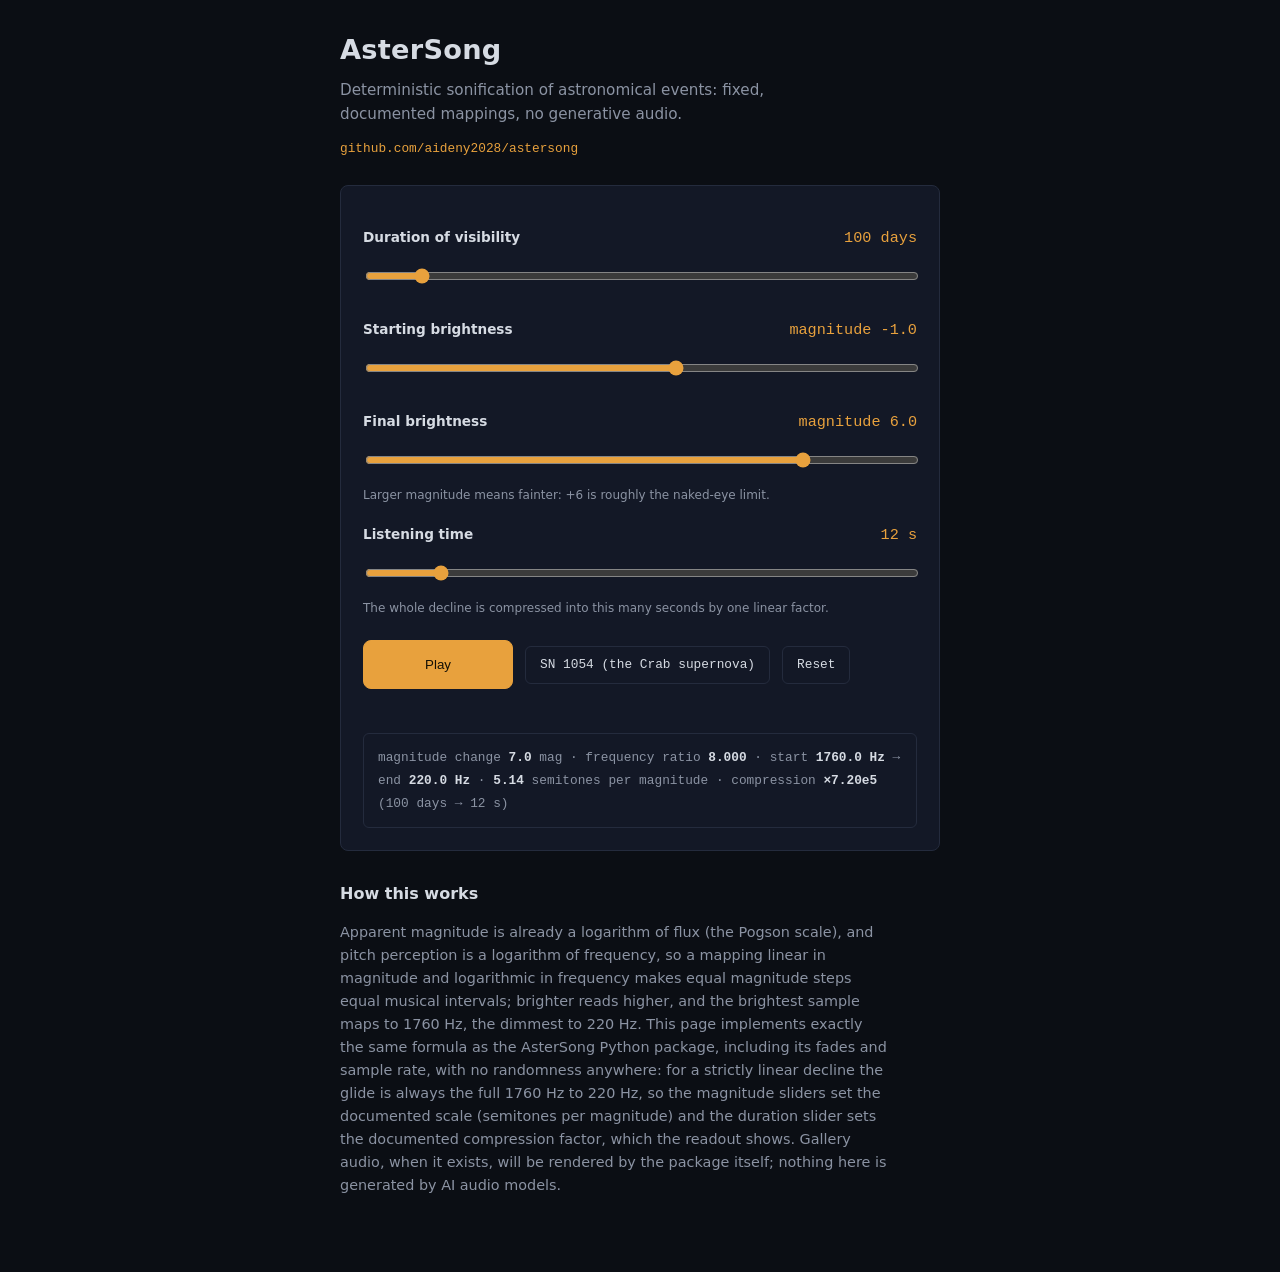
<file: demo/index.html>
<!DOCTYPE html>
<html lang="en">
<head>
<meta charset="utf-8">
<meta name="viewport" content="width=device-width, initial-scale=1">
<title>AsterSong · live mapping demo</title>
<meta name="description" content="Hear the brightness-decline-to-pitch mapping live: the same deterministic formula as the AsterSong Python package, synthesized in the browser.">
<style>
  :root{
    --bg:#0B0E14; --panel:#131826; --ink:#D6DBE3; --ink-soft:#8B93A3;
    --line:#242B3D; --accent:#E8A13D;
  }
  *{box-sizing:border-box}
  body{margin:0;background:var(--bg);color:var(--ink);
    font:16px/1.6 ui-sans-serif,system-ui,-apple-system,"Segoe UI",sans-serif}
  .mono{font-family:ui-monospace,"SF Mono",Menlo,Consolas,monospace}
  a{color:var(--accent);text-decoration:none}
  a:hover{text-decoration:underline}
  .wrap{max-width:640px;margin-inline:auto;padding:28px 20px 60px}
  header h1{margin:0;font-size:1.7rem;letter-spacing:.01em}
  header .sub{margin:6px 0 0;color:var(--ink-soft);font-size:.95rem;max-width:52ch}
  header .repo{font-size:.8rem}
  .panel{background:var(--panel);border:1px solid var(--line);border-radius:8px;
    padding:22px;margin-top:26px}
  .ctl{margin:18px 0}
  .ctl label{display:flex;justify-content:space-between;align-items:baseline;
    font-size:.85rem;color:var(--ink-soft);margin-bottom:6px;gap:12px}
  .ctl label b{color:var(--ink);font-weight:600}
  .ctl .val{font-family:ui-monospace,"SF Mono",Menlo,monospace;color:var(--accent);
    font-size:.95rem;white-space:nowrap}
  input[type=range]{width:100%;height:34px;accent-color:var(--accent);cursor:pointer}
  .note{font-size:.75rem;color:var(--ink-soft);margin:2px 0 0}
  .playrow{display:flex;gap:12px;align-items:center;flex-wrap:wrap;margin-top:22px}
  #play{font:600 1.05rem/1 inherit;padding:16px 34px;border-radius:8px;cursor:pointer;
    border:1px solid var(--accent);background:var(--accent);color:#141005;min-width:150px}
  #play[data-on="1"]{background:transparent;color:var(--accent)}
  .preset{font:.8rem/1 ui-monospace,"SF Mono",Menlo,monospace;padding:12px 14px;
    border-radius:6px;border:1px solid var(--line);background:transparent;
    color:var(--ink);cursor:pointer}
  .preset:hover{border-color:var(--accent)}
  #readout{margin-top:18px;padding:12px 14px;border:1px solid var(--line);
    border-radius:6px;font-size:.8rem;line-height:1.8;color:var(--ink-soft);
    overflow-x:auto}
  #readout b{color:var(--ink);font-weight:600}
  #caption{margin-top:10px;font-size:.8rem;color:var(--ink-soft);min-height:1.2em}
  .how{margin-top:30px;font-size:.9rem;color:var(--ink-soft);max-width:60ch}
  .how h2{font-size:1rem;color:var(--ink)}
  button:focus-visible,input:focus-visible{outline:2px solid var(--accent);outline-offset:2px}
</style>
</head>
<body>
<div class="wrap">
  <header>
    <h1>AsterSong</h1>
    <p class="sub">Deterministic sonification of astronomical events: fixed, documented mappings, no generative audio.</p>
    <p class="repo mono"><a href="https://github.com/aideny2028/astersong" rel="noopener">github.com/aideny2028/astersong</a></p>
  </header>

  <section class="panel" aria-label="The instrument">
    <div class="ctl">
      <label for="days"><b>Duration of visibility</b> <span class="val"><span id="days-v"></span> days</span></label>
      <input type="range" id="days" min="10" max="1000" step="1" value="100">
    </div>
    <div class="ctl">
      <label for="m0"><b>Starting brightness</b> <span class="val">magnitude <span id="m0-v"></span></span></label>
      <input type="range" id="m0" min="-10" max="6" step="0.1" value="-1">
    </div>
    <div class="ctl">
      <label for="m1"><b>Final brightness</b> <span class="val">magnitude <span id="m1-v"></span></span></label>
      <input type="range" id="m1" min="-2" max="8" step="0.1" value="6">
      <p class="note">Larger magnitude means fainter: +6 is roughly the naked-eye limit.</p>
    </div>
    <div class="ctl">
      <label for="secs"><b>Listening time</b> <span class="val"><span id="secs-v"></span> s</span></label>
      <input type="range" id="secs" min="5" max="60" step="1" value="12">
      <p class="note">The whole decline is compressed into this many seconds by one linear factor.</p>
    </div>

    <div class="playrow">
      <button id="play" data-on="0">Play</button>
      <button class="preset" id="preset-sn1054">SN 1054 (the Crab supernova)</button>
      <button class="preset" id="preset-reset">Reset</button>
    </div>
    <p id="caption"></p>

    <div id="readout" class="mono" aria-live="polite"></div>
  </section>

  <section class="how">
    <h2>How this works</h2>
    <p>Apparent magnitude is already a logarithm of flux (the Pogson scale), and
    pitch perception is a logarithm of frequency, so a mapping linear in
    magnitude and logarithmic in frequency makes equal magnitude steps equal
    musical intervals; brighter reads higher, and the brightest sample maps to
    1760 Hz, the dimmest to 220 Hz. This page implements exactly the same
    formula as the AsterSong Python package, including its fades and sample
    rate, with no randomness anywhere: for a strictly linear decline the glide
    is always the full 1760 Hz to 220 Hz, so the magnitude sliders set the
    documented scale (semitones per magnitude) and the duration slider sets the
    documented compression factor, which the readout shows. Gallery audio, when
    it exists, will be rendered by the package itself; nothing here is
    generated by AI audio models.</p>
  </section>
</div>

<script>
(function () {
  "use strict";
  /* The mapping, verbatim from the package (src/astersong/brightness.py):
     f(m) = F_HI * (F_LO/F_HI) ** ((m - m_bright)/(m_dim - m_bright))
     linear magnitude ramp over N = round(seconds*44100) samples,
     phase = cumsum(2*pi*f/sr), raised-cosine fades of 0.05 s, amplitude 0.8,
     int16 quantization with round-half-even. No randomness, no decoration. */
  var F_LO = 220.0, F_HI = 1760.0, SR = 44100, AMP = 0.8, FADE = 0.05;
  var FULL = 32767.0;

  function magToFreq(m, mb, md) {
    if (md === mb) return Math.sqrt(F_LO * F_HI);
    return F_HI * Math.pow(F_LO / F_HI, (m - mb) / (md - mb));
  }

  function rintHalfEven(x) {
    var f = Math.floor(x), d = x - f;
    if (d < 0.5) return f;
    if (d > 0.5) return f + 1;
    return (f % 2 === 0) ? f : f + 1;
  }

  function renderSamples(m0, m1, secs) {
    var n = Math.round(secs * SR);
    var mb = Math.min(m0, m1), md = Math.max(m0, m1);
    var k = Math.min(Math.round(FADE * SR), Math.floor(n / 2));
    var out = new Float32Array(n);
    var phase = 0;
    for (var i = 0; i < n; i++) {
      var u = i / (n - 1);
      var m = m0 + (m1 - m0) * u;
      var f = magToFreq(m, mb, md);
      phase += 2 * Math.PI * f / SR;
      var env = 1;
      if (k > 0) {
        if (i < k) env = 0.5 - 0.5 * Math.cos(Math.PI * i / k);
        else if (i >= n - k) env = 0.5 - 0.5 * Math.cos(Math.PI * (n - 1 - i) / k);
      }
      var y = Math.sin(phase) * env * AMP;
      out[i] = rintHalfEven(y * FULL) / FULL;
    }
    return out;
  }

  var $ = function (id) { return document.getElementById(id); };
  var sliders = { days: $("days"), m0: $("m0"), m1: $("m1"), secs: $("secs") };
  var ctx = null, srcNode = null;

  function vals() {
    return {
      days: parseFloat(sliders.days.value),
      m0: parseFloat(sliders.m0.value),
      m1: parseFloat(sliders.m1.value),
      secs: parseFloat(sliders.secs.value)
    };
  }

  function fmt(x, d) { return x.toFixed(d === undefined ? 1 : d); }

  function readout() {
    var v = vals();
    $("days-v").textContent = fmt(v.days, 0);
    $("m0-v").textContent = fmt(v.m0);
    $("m1-v").textContent = fmt(v.m1);
    $("secs-v").textContent = fmt(v.secs, 0);
    var mb = Math.min(v.m0, v.m1), md = Math.max(v.m0, v.m1);
    var f0 = magToFreq(v.m0, mb, md), f1 = magToFreq(v.m1, mb, md);
    var dm = Math.abs(v.m1 - v.m0);
    var ratio = Math.max(f0, f1) / Math.min(f0, f1);
    var semisPerMag = dm > 0 ? (12 * Math.log2(ratio)) / dm : 0;
    var factor = v.days * 86400 / v.secs;
    $("readout").innerHTML =
      "magnitude change <b>" + fmt(dm) + "</b> mag &middot; " +
      "frequency ratio <b>" + fmt(ratio, 3) + "</b> &middot; " +
      "start <b>" + fmt(f0) + " Hz</b> &rarr; end <b>" + fmt(f1) + " Hz</b> &middot; " +
      (dm > 0 ? "<b>" + fmt(semisPerMag, 2) + "</b> semitones per magnitude &middot; "
              : "constant tone (equal magnitudes) &middot; ") +
      "compression <b>&times;" + factor.toExponential(2).replace("e+", "e") + "</b> " +
      "(" + fmt(v.days, 0) + " days &rarr; " + fmt(v.secs, 0) + " s)";
  }

  function stop() {
    if (srcNode) { try { srcNode.stop(); } catch (e) {} srcNode = null; }
    $("play").textContent = "Play";
    $("play").setAttribute("data-on", "0");
  }

  function play() {
    if (srcNode) { stop(); return; }
    if (!ctx) ctx = new (window.AudioContext || window.webkitAudioContext)();
    if (ctx.state === "suspended") ctx.resume();
    var v = vals();
    var samples = renderSamples(v.m0, v.m1, v.secs);
    var buf = ctx.createBuffer(1, samples.length, SR);
    buf.copyToChannel(samples, 0);
    var s = ctx.createBufferSource();
    s.buffer = buf;
    s.connect(ctx.destination);
    s.onended = function () { if (srcNode === s) stop(); };
    srcNode = s;
    s.start();
    $("play").textContent = "Stop";
    $("play").setAttribute("data-on", "1");
  }

  function setSliders(days, m0, m1, secs, caption) {
    stop();
    sliders.days.value = days;
    sliders.m0.value = m0;
    sliders.m1.value = m1;
    sliders.secs.value = secs;
    $("caption").textContent = caption || "";
    readout();
  }

  $("play").addEventListener("click", play);
  $("preset-sn1054").addEventListener("click", function () {
    setSliders(642, -6, 6, 22,
      "The 1054 guest star faded from view over about 642 days; this preset " +
      "compresses that decline into 22 seconds using the package's documented mapping.");
  });
  $("preset-reset").addEventListener("click", function () {
    setSliders(100, -1, 6, 12, "");
  });

  Object.keys(sliders).forEach(function (k) {
    sliders[k].addEventListener("input", function () {
      $("caption").textContent = "";
      readout();
    });
  });

  readout();
})();
</script>
</body>
</html>
</file>
